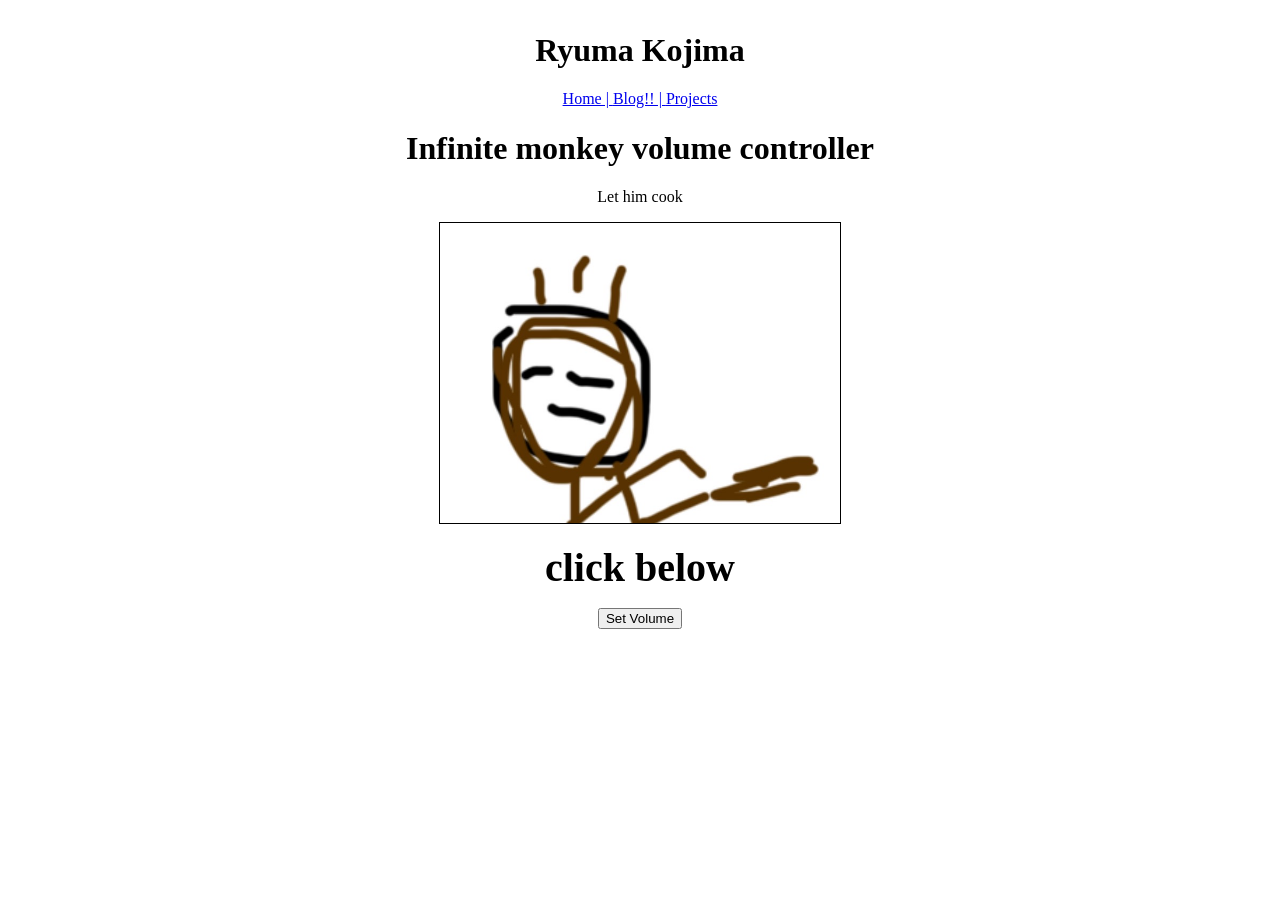
<file: monkeytyping/index.html>
<!DOCTYPE html>
<html lang="ja">
<head>
    <meta charset="UTF-8">
    <meta name="viewport" content="width=device-width, initial-scale=1.0">
    <title>Monkey Volume Control</title>
    
    <style>
        body {
          
            text-align: center; 
            margin-top: 2rem;
        }
        #monkeyImage {
            width: 400px;
            height: 300px;
            object-fit: cover; 
            border: 1px solid #000;
        }
        #volumeResult {
            font-size: 2.5rem; 
            color: black;      
            font-weight: bold;
            min-height: 3rem; 
            margin: 1rem 0;
        }

    </style>
</head>
<header>
    <div class="header-content">
       

       
        <h1>Ryuma Kojima</h1>
      
        
        <nav class="header-nav">
            <a href="https://ryumakojima.com/" class="nav-link">Home | </a>
          <a href="/blog" class="nav-link"> Blog!! | </a>         
                  <a href="/project" class="nav-link"> Projects</a>
 
        </nav>
    </div>
</header>
<body>

    <div class="container">
        <h1>Infinite monkey volume controller</h1>
        <p>Let him cook</p>
        
        <img id="monkeyImage" src="/blog/S__5431315_0.jpg" alt="Monkey at a typewriter">
        
        <div id="volumeResult">click below</div>
        
        <button id="setVolumeButton">Set Volume</button>
    </div>

    <audio 
      id="audioPlayer" 
      src="../assets/Men%20of%20Harlech%20-%20Welsh%20Patriotic%20Song.mp3"
      preload="auto">
    </audio>

    <script>
   
        const volumeButton = document.getElementById('setVolumeButton');
        const monkeyImage = document.getElementById('monkeyImage');
        const volumeResult = document.getElementById('volumeResult');
        const audioPlayer = document.getElementById('audioPlayer');

        const typingMonkeyUrl = '/blog/S__5431315_0.jpg';
        const finishedMonkeyUrl = '/blog/S__5431317_0.jpg';


        volumeButton.addEventListener('click', () => {
            
   
            monkeyImage.src = typingMonkeyUrl;
            volumeResult.textContent = 'Typing'; 
            volumeButton.disabled = true;

            audioPlayer.pause();
            audioPlayer.currentTime = 0; 
            

            setTimeout(() => {
               
                const randomVolume = Math.floor(Math.random() * 100) + 1;
                
             
                monkeyImage.src = finishedMonkeyUrl;
                volumeResult.textContent = randomVolume;
                volumeButton.disabled = false; 

             
                audioPlayer.volume = randomVolume / 100;
                
            
                audioPlayer.play();

            }, 2000); 
        });
    </script>

</body>
</html>
</file>
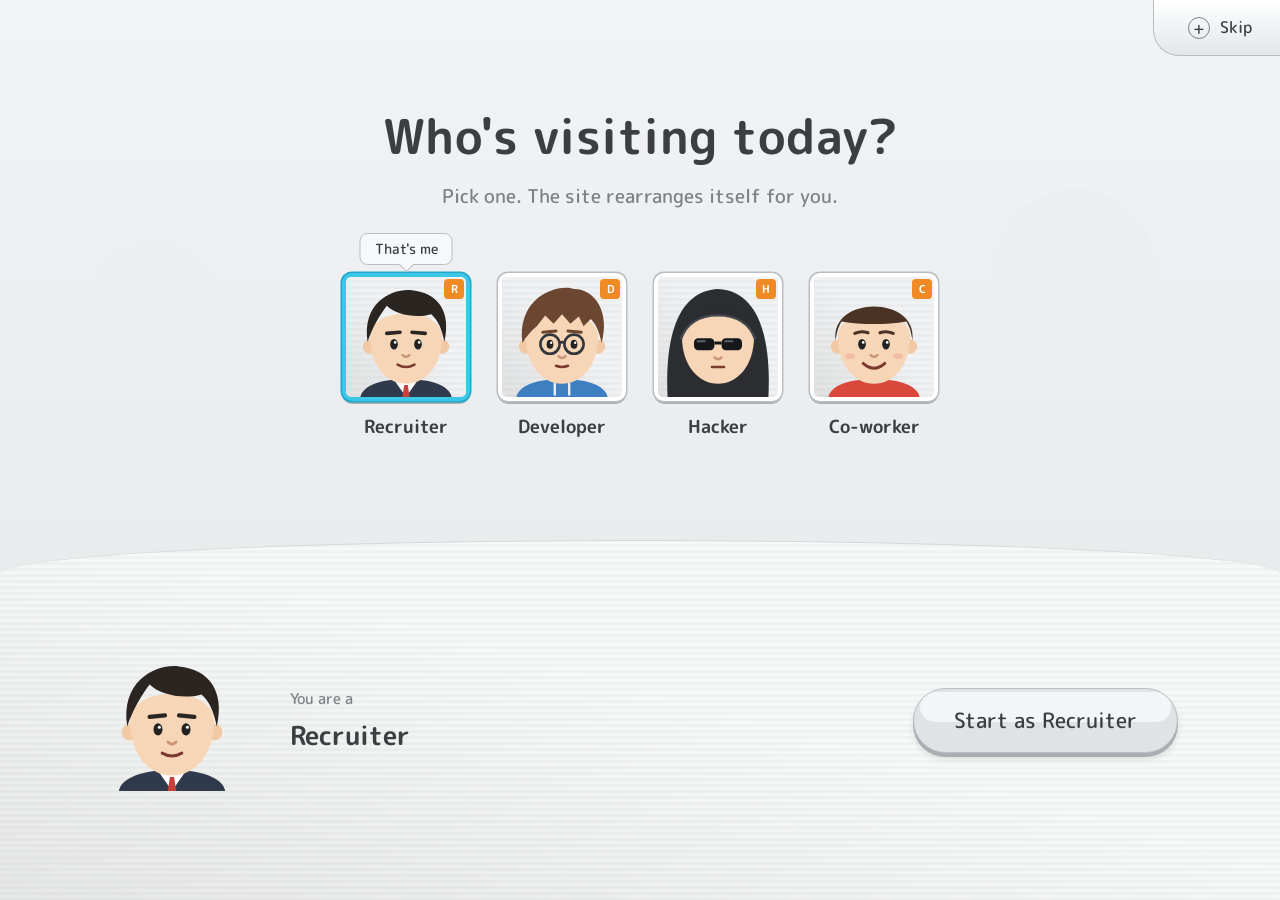
<file: test/index.html>
<!DOCTYPE html>
<html lang="en">
<head>
  <meta charset="UTF-8">
  <meta name="viewport" content="width=device-width, initial-scale=1.0">
  <title>Button test</title>
  <link rel="preconnect" href="https://fonts.googleapis.com">
  <link rel="preconnect" href="https://fonts.gstatic.com" crossorigin>
  <link href="https://fonts.googleapis.com/css2?family=M+PLUS+Rounded+1c:wght@400;500;700&display=swap" rel="stylesheet">
  <link rel="stylesheet" href="style.css">
</head>
<body>
  <a class="top-pill" href="https://ryumakojima.com/"><span class="plus">+</span> Skip</a>

  <!--
    Avatars: original SVGs in a "big round head, simple face parts" style.
    Not traced from Nintendo Mii assets.
    Layer order in each: body -> ears -> face -> hair -> face parts.
  -->
  <main class="stage">
    <header class="intro">
      <h1 id="question">Who's visiting today?</h1>
      <p>Pick one. The site rearranges itself for you.</p>
    </header>

    <div class="users" role="radiogroup" aria-labelledby="question">

      <div class="user-wrapper">
        <button class="user" role="radio" aria-checked="true" data-key="recruiter" data-name="Recruiter">
          <span class="user-face">
            <svg viewBox="0 0 100 100" aria-hidden="true">
              <!-- suit, collar, tie -->
              <path d="M12 100 C14 90 30 85 50 85 C70 85 86 90 88 100 Z" fill="#2f3b4c"/>
              <path d="M41 87 L50 100 L59 87 Z" fill="#fff"/>
              <path d="M48.5 90 L51.5 90 L53 100 L47 100 Z" fill="#c8413a"/>
              <!-- ears + face -->
              <circle cx="20" cy="58" r="6" fill="#f2c9a5"/>
              <circle cx="80" cy="58" r="6" fill="#f2c9a5"/>
              <path d="M20 50 C20 24 80 24 80 50 C80 74 66 89 50 89 C34 89 20 74 20 50 Z" fill="#f7d6b8"/>
              <!-- neat side-part hair -->
              <path d="M18 54 C13 20 40 9 55 11 C76 13 88 28 82 54 C80 44 77 36 71 31 C58 35 41 31 34 24 C28 32 22 42 18 54 Z" fill="#2b2522"/>
              <!-- brows, eyes, nose, mouth -->
              <path d="M34 47 L45 46" stroke="#2b2522" stroke-width="3" stroke-linecap="round"/>
              <path d="M55 46 L66 47" stroke="#2b2522" stroke-width="3" stroke-linecap="round"/>
              <ellipse cx="40" cy="56" rx="3.2" ry="4.4" fill="#222"/><circle cx="41" cy="54.5" r="1.1" fill="#fff"/>
              <ellipse cx="60" cy="56" rx="3.2" ry="4.4" fill="#222"/><circle cx="61" cy="54.5" r="1.1" fill="#fff"/>
              <path d="M47 65 Q50 68 53 65" fill="none" stroke="#c99576" stroke-width="2" stroke-linecap="round"/>
              <path d="M43 73 Q50 77 57 73" fill="none" stroke="#7a3b2e" stroke-width="2.2" stroke-linecap="round"/>
            </svg>
          </span>
          <span class="badge">R</span>
          <span class="bubble">That's me</span>
        </button>
        <span class="user-label">Recruiter</span>
      </div>

      <div class="user-wrapper">
        <button class="user" role="radio" aria-checked="false" data-key="developer" data-name="Developer">
          <span class="user-face">
            <svg viewBox="0 0 100 100" aria-hidden="true">
              <!-- hoodie + strings -->
              <path d="M12 100 C14 90 30 85 50 85 C70 85 86 90 88 100 Z" fill="#3d7fc1"/>
              <path d="M44 89 L44 98 M56 89 L56 98" stroke="#e8eef4" stroke-width="2" stroke-linecap="round"/>
              <!-- ears + face -->
              <circle cx="20" cy="58" r="6" fill="#f2c9a5"/>
              <circle cx="80" cy="58" r="6" fill="#f2c9a5"/>
              <path d="M20 50 C20 24 80 24 80 50 C80 74 66 89 50 89 C34 89 20 74 20 50 Z" fill="#f7d6b8"/>
              <!-- messy hair -->
              <path d="M17 55 C12 17 46 5 60 10 C78 10 90 30 83 55 C81 45 78 39 74 35 L68 41 L64 33 L57 39 L50 31 L43 39 L36 32 L29 41 C24 45 20 50 17 55 Z" fill="#6b4630"/>
              <!-- brows -->
              <path d="M34 46 L45 45" stroke="#6b4630" stroke-width="2.6" stroke-linecap="round"/>
              <path d="M55 45 L66 46" stroke="#6b4630" stroke-width="2.6" stroke-linecap="round"/>
              <!-- eyes behind round glasses -->
              <ellipse cx="40" cy="56" rx="2.8" ry="3.8" fill="#222"/><circle cx="41" cy="54.8" r="1" fill="#fff"/>
              <ellipse cx="60" cy="56" rx="2.8" ry="3.8" fill="#222"/><circle cx="61" cy="54.8" r="1" fill="#fff"/>
              <circle cx="40" cy="56" r="8" fill="none" stroke="#33363a" stroke-width="2.2"/>
              <circle cx="60" cy="56" r="8" fill="none" stroke="#33363a" stroke-width="2.2"/>
              <path d="M48 55 Q50 53.5 52 55" fill="none" stroke="#33363a" stroke-width="2.2"/>
              <!-- nose, mouth -->
              <path d="M47 66 Q50 69 53 66" fill="none" stroke="#c99576" stroke-width="2" stroke-linecap="round"/>
              <path d="M45 74 Q50 76 55 74" fill="none" stroke="#7a3b2e" stroke-width="2.2" stroke-linecap="round"/>
            </svg>
          </span>
          <span class="badge">D</span>
          <span class="bubble">That's me</span>
        </button>
        <span class="user-label">Developer</span>
      </div>

      <div class="user-wrapper">
        <button class="user" role="radio" aria-checked="false" data-key="hacker" data-name="Hacker">
          <span class="user-face">
            <svg viewBox="0 0 100 100" aria-hidden="true">
              <!-- hood (behind head) -->
              <path d="M8 100 C6 60 12 12 50 10 C88 12 94 60 92 100 Z" fill="#2b2d31"/>
              <!-- face -->
              <path d="M20 50 C20 24 80 24 80 50 C80 74 66 89 50 89 C34 89 20 74 20 50 Z" fill="#f7d6b8"/>
              <!-- hood rim over forehead -->
              <path d="M19 52 C17 20 83 20 81 52 C76 38 64 32 50 32 C36 32 24 38 19 52 Z" fill="#2b2d31"/>
              <path d="M19 52 C24 38 36 32 50 32 C64 32 76 38 81 52" fill="none" stroke="#45484e" stroke-width="2"/>
              <!-- dark glasses -->
              <rect x="30" y="51" width="17" height="10" rx="3.5" fill="#15171a"/>
              <rect x="53" y="51" width="17" height="10" rx="3.5" fill="#15171a"/>
              <path d="M47 55 L53 55" stroke="#15171a" stroke-width="2.4"/>
              <path d="M33 53.5 L39 53.5" stroke="#5b6068" stroke-width="1.6" stroke-linecap="round"/>
              <path d="M56 53.5 L62 53.5" stroke="#5b6068" stroke-width="1.6" stroke-linecap="round"/>
              <!-- nose, flat mouth -->
              <path d="M47 67 Q50 70 53 67" fill="none" stroke="#c99576" stroke-width="2" stroke-linecap="round"/>
              <path d="M45 75 L55 75" stroke="#7a3b2e" stroke-width="2.2" stroke-linecap="round"/>
            </svg>
          </span>
          <span class="badge">H</span>
          <span class="bubble">That's me</span>
        </button>
        <span class="user-label">Hacker</span>
      </div>

      <div class="user-wrapper">
        <button class="user" role="radio" aria-checked="false" data-key="co-worker" data-name="Co-worker">
          <span class="user-face">
            <svg viewBox="0 0 100 100" aria-hidden="true">
              <!-- red shirt -->
              <path d="M12 100 C14 90 30 85 50 85 C70 85 86 90 88 100 Z" fill="#d9483b"/>
              <!-- ears + face -->
              <circle cx="20" cy="58" r="6" fill="#f2c9a5"/>
              <circle cx="80" cy="58" r="6" fill="#f2c9a5"/>
              <path d="M20 50 C20 24 80 24 80 50 C80 74 66 89 50 89 C34 89 20 74 20 50 Z" fill="#f7d6b8"/>
              <!-- short hair, straight fringe -->
              <path d="M18 53 C13 15 87 15 82 53 C81 45 79 40 77 37 C60 40 40 40 23 37 C21 40 19 45 18 53 Z" fill="#4a3324"/>
              <!-- soft brows, smiling eyes -->
              <path d="M34 47 Q39.5 44.5 45 46.5" fill="none" stroke="#4a3324" stroke-width="2.6" stroke-linecap="round"/>
              <path d="M55 46.5 Q60.5 44.5 66 47" fill="none" stroke="#4a3324" stroke-width="2.6" stroke-linecap="round"/>
              <ellipse cx="40" cy="56" rx="3.2" ry="4.4" fill="#222"/><circle cx="41" cy="54.5" r="1.1" fill="#fff"/>
              <ellipse cx="60" cy="56" rx="3.2" ry="4.4" fill="#222"/><circle cx="61" cy="54.5" r="1.1" fill="#fff"/>
              <!-- cheeks -->
              <ellipse cx="30" cy="66" rx="4" ry="2.4" fill="#f2a99a" opacity=".55"/>
              <ellipse cx="70" cy="66" rx="4" ry="2.4" fill="#f2a99a" opacity=".55"/>
              <!-- nose, smile -->
              <path d="M47 65 Q50 68 53 65" fill="none" stroke="#c99576" stroke-width="2" stroke-linecap="round"/>
              <path d="M41 72 Q50 80 59 72" fill="none" stroke="#7a3b2e" stroke-width="2.4" stroke-linecap="round"/>
            </svg>
          </span>
          <span class="badge">C</span>
          <span class="bubble">That's me</span>
        </button>
        <span class="user-label">Co-worker</span>
      </div>

    </div>
  </main>

  <section class="panel">
    <div class="panel-hero" id="hero" aria-hidden="true"></div>
    <div class="panel-info">
      <div class="field"><span class="label">You are a</span><span class="value" id="name">Recruiter</span></div>
    </div>
    <button class="go" id="go">Start as <span id="go-role">Recruiter</span></button>
  </section>

  <p id="result" class="result" hidden></p>

  <script>
    const users = [...document.querySelectorAll('.user')];
    const $ = id => document.getElementById(id);
    let index = 0;

    function select(i) {
      index = (i + users.length) % users.length;
      users.forEach((u, n) => u.setAttribute('aria-checked', n === index));
      const u = users[index];
      $('hero').replaceChildren(u.querySelector('svg').cloneNode(true));
      $('name').textContent = u.dataset.name;
      $('go-role').textContent = u.dataset.name;
    }

    users.forEach((u, n) => {
      u.addEventListener('mouseenter', () => select(n));
      u.addEventListener('focus', () => select(n));
      u.addEventListener('click', start);
    });
    document.addEventListener('keydown', e => {
      if (e.key === 'ArrowRight') select(index + 1);
      if (e.key === 'ArrowLeft') select(index - 1);
    });
    $('go').addEventListener('click', start);

    function start() {
      const r = $('result');
      r.hidden = false;
      r.textContent = 'Started as: ' + users[index].dataset.key;
    }
    select(0);
  </script>
</body>
</html>
</file>
<file: test/style.css>
/* Wii / Wii U style button test. Pure CSS, no external assets.
   Rules taken from the reference screenshots:
   - selected = solid cyan ring, no soft glow, no scale-up
   - buttons = white-to-gray gradient + thick darker bottom edge (raised)
   - rounded font, dark gray text
   Ideas (scanline texture, flat gloss shape, diagonal shade) referenced from
   github.com/cornetespoir/wii-menu-page with the author's OK. Code rewritten, not copied. */
:root {
  --bg: #e4e6e8;
  --text: #3c3f42;
  --muted: #7d8287;
  --line: #b9bec3;        /* thin outline */
  --edge: #a9aeb3;        /* raised bottom edge */
  --cyan: #3cc6e8;        /* selection ring */
  --cyan-dark: #22a7cb;
  --orange: #f08a24;
  /* Wii texture: faint horizontal lines + slight diagonal shade */
  --scanlines: linear-gradient(transparent 50%, rgba(0, 0, 0, .025) 50%) 0 0 / 100% 6px;
  --shade: linear-gradient(to top right, rgba(0, 0, 0, .07), transparent 55%);
}

* { box-sizing: border-box; }

body {
  margin: 0;
  min-height: 100vh;
  font-family: "M PLUS Rounded 1c", "Hiragino Maru Gothic ProN", "Meiryo", sans-serif;
  font-weight: 500;
  color: var(--text);
  background:
    radial-gradient(circle at 12% 34%, #eceef0 0 64px, transparent 65px),
    radial-gradient(circle at 84% 30%, #eceef0 0 80px, transparent 81px),
    linear-gradient(#f2f3f4, var(--bg));
  overflow: hidden;
}

/* top right tab */
.top-pill {
  position: fixed; top: 0; right: 0;
  display: flex; align-items: center; gap: 10px;
  padding: 16px 28px 16px 34px;
  font-size: 1rem;
  color: var(--text);
  text-decoration: none;
  background: linear-gradient(#ffffff, #e3e6e8);
  border-left: 1.5px solid var(--line);
  border-bottom: 1.5px solid var(--line);
  border-bottom-left-radius: 26px;
}
.top-pill .plus {
  display: inline-grid; place-items: center;
  width: 22px; height: 22px;
  border: 1.5px solid var(--muted); border-radius: 50%;
  line-height: 1;
}
.top-pill:hover { background: linear-gradient(#ffffff, #eef0f1); }

/* user tiles */
/* eye flow: question (biggest) -> one-line why -> tiles -> panel -> Start */
.stage {
  height: 60vh;
  display: flex;
  flex-direction: column;
  align-items: center;
  justify-content: center;
  gap: clamp(40px, 7vh, 64px);   /* room for the bubble above the tiles */
  padding: 0 16px;
  text-align: center;
}
.intro h1 {
  margin: 0;
  font-size: clamp(1.9rem, 4.6vw, 3rem);
  font-weight: 700;
  letter-spacing: .01em;
}
.intro p {
  margin: 10px 0 0;
  font-size: clamp(1rem, 1.9vw, 1.2rem);
  color: var(--muted);
}

.users { display: flex; gap: clamp(12px, 2.6vw, 28px); }

.user-wrapper { display: flex; flex-direction: column; align-items: center; gap: 12px; }
.user-label { font-size: clamp(.95rem, 1.6vw, 1.1rem); font-weight: 700; }

.user {
  appearance: none;
  position: relative;
  width: clamp(76px, 15vw, 128px);
  aspect-ratio: 1;
  padding: 0;
  cursor: pointer;
  font: inherit;
  background: #fff;
  border: 4px solid #fff;
  border-radius: 10px;
  box-shadow: 0 0 0 1.5px var(--line), 0 3px 0 var(--edge);
}
.user-face {
  display: grid; place-items: center;
  width: 100%; height: 100%;
  overflow: hidden;
  background: var(--scanlines), var(--shade), #f1f2f3;
  border-radius: 5px;
}
.user-face svg, .panel-hero svg { display: block; width: 100%; height: 100%; }
.badge {
  position: absolute; top: 2px; right: 2px;
  width: 20px; height: 20px;
  display: grid; place-items: center;
  font-size: .68rem; font-weight: 700; color: #fff;
  background: var(--orange);
  border-radius: 4px;
}

/* selected: solid ring only */
.user[aria-checked="true"] {
  border-color: var(--cyan);
  box-shadow: 0 0 0 1.5px var(--cyan-dark), 0 3px 0 var(--edge);
}

/* speech bubble above selected */
.bubble {
  position: absolute;
  bottom: calc(100% + 12px); left: 50%;
  transform: translateX(-50%);
  padding: 5px 14px;
  white-space: nowrap;
  font-size: .85rem;
  color: var(--text);
  background: #f7f8f9;
  border: 1.5px solid var(--line);
  border-radius: 8px;
  visibility: hidden;
}
.bubble::after {
  content: ""; position: absolute; top: 100%; left: 50%;
  width: 10px; height: 10px;
  background: #f7f8f9;
  border-right: 1.5px solid var(--line);
  border-bottom: 1.5px solid var(--line);
  transform: translate(-50%, -5px) rotate(45deg);
}
.user[aria-checked="true"] .bubble { visibility: visible; }

/* bottom panel */
.panel {
  position: fixed; left: 0; right: 0; bottom: 0;
  height: 40vh; min-height: 210px;
  display: flex; align-items: center; gap: clamp(16px, 4vw, 48px);
  padding: 0 clamp(20px, 8vw, 110px);
  background: var(--scanlines), var(--shade), #f7f8f8;
  border-top: 1.5px solid #d4d7da;
  border-radius: 50% 50% 0 0 / 34px 34px 0 0;
}
.panel-hero {
  flex: none;
  width: clamp(90px, 14vw, 140px); aspect-ratio: 1;
}
.panel-info { display: flex; gap: clamp(18px, 4vw, 56px); flex: 1; min-width: 0; }
.field { display: flex; flex-direction: column; gap: 6px; min-width: 0; }
.label { font-size: .95rem; color: var(--muted); }
.value { font-size: clamp(1.2rem, 2.6vw, 1.6rem); font-weight: 700; }

/* Start: big Wii-Menu-style pill */
.go {
  flex: none;
  appearance: none; cursor: pointer;
  min-width: 240px;
  padding: 16px 40px;
  white-space: nowrap;
  font: inherit; font-size: 1.3rem; color: var(--text);
  border-radius: 999px;
  position: relative;
  isolation: isolate;
  overflow: hidden;
  background: #dfe3e6;
  border: 1.5px solid var(--line);
  box-shadow: 0 4px 0 var(--edge), 0 6px 6px rgba(0, 0, 0, .12);
}
/* flat gloss shape on the upper half, not a gradient */
.go::before {
  content: "";
  position: absolute;
  z-index: -1;
  top: 3px; left: 6px; right: 6px;
  height: 48%;
  border-radius: 999px;
  background: #f4f5f6;
}
.go:hover, .go:focus-visible {
  outline: none;
  border: 1.5px solid var(--cyan-dark);
  box-shadow: 0 0 0 5px var(--cyan), 0 0 0 6.5px var(--cyan-dark), 0 4px 0 var(--edge);
}
.go:active {
  transform: translateY(3px);
  box-shadow: 0 0 0 5px var(--cyan), 0 0 0 6.5px var(--cyan-dark), 0 1px 0 var(--edge);
}

.result {
  position: fixed; top: 16px; left: 16px; margin: 0;
  padding: 4px 12px;
  font-size: .9rem; font-weight: 700; color: var(--muted);
  background: rgba(255, 255, 255, .7);
  border-radius: 12px;
}

@media (max-width: 640px) {
  .panel { flex-wrap: wrap; justify-content: center; padding-top: 20px; padding-bottom: 20px; }
  .panel-hero { display: none; }
  .go { width: 100%; }
}
</file>
